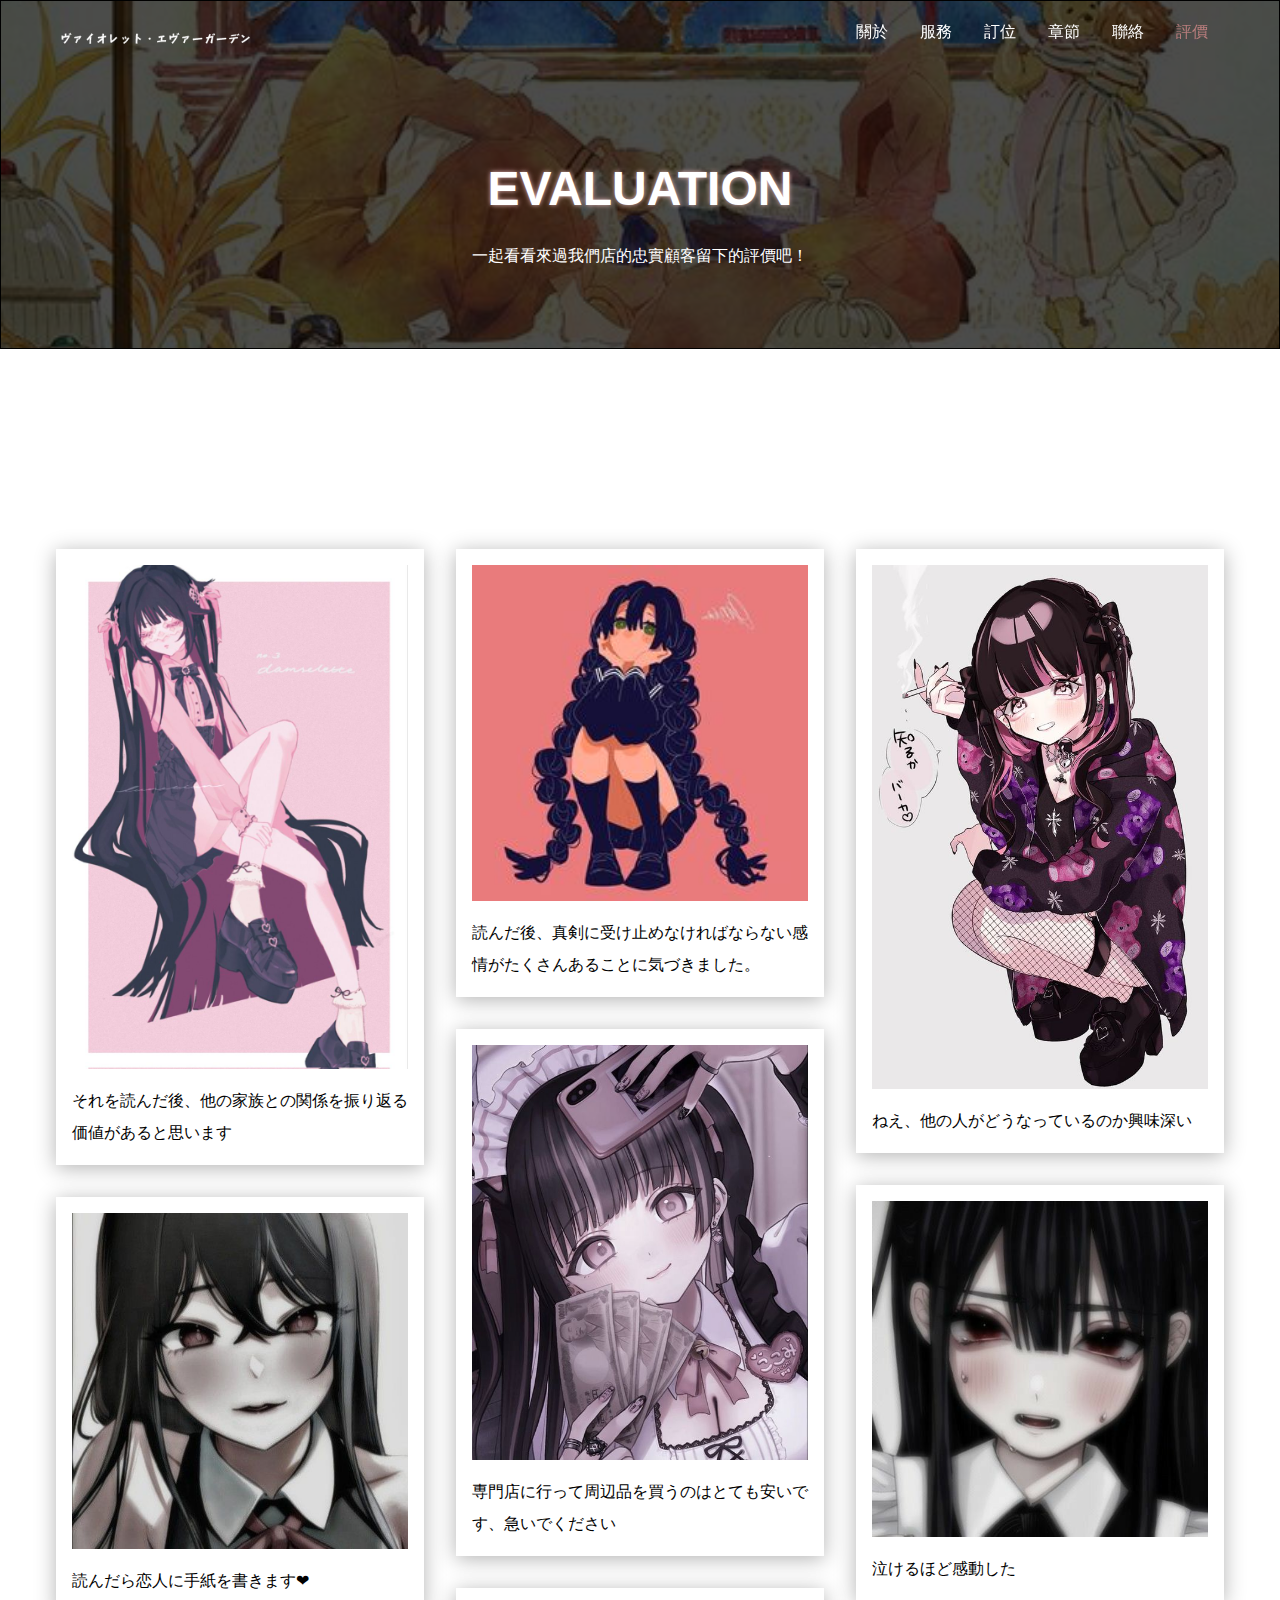
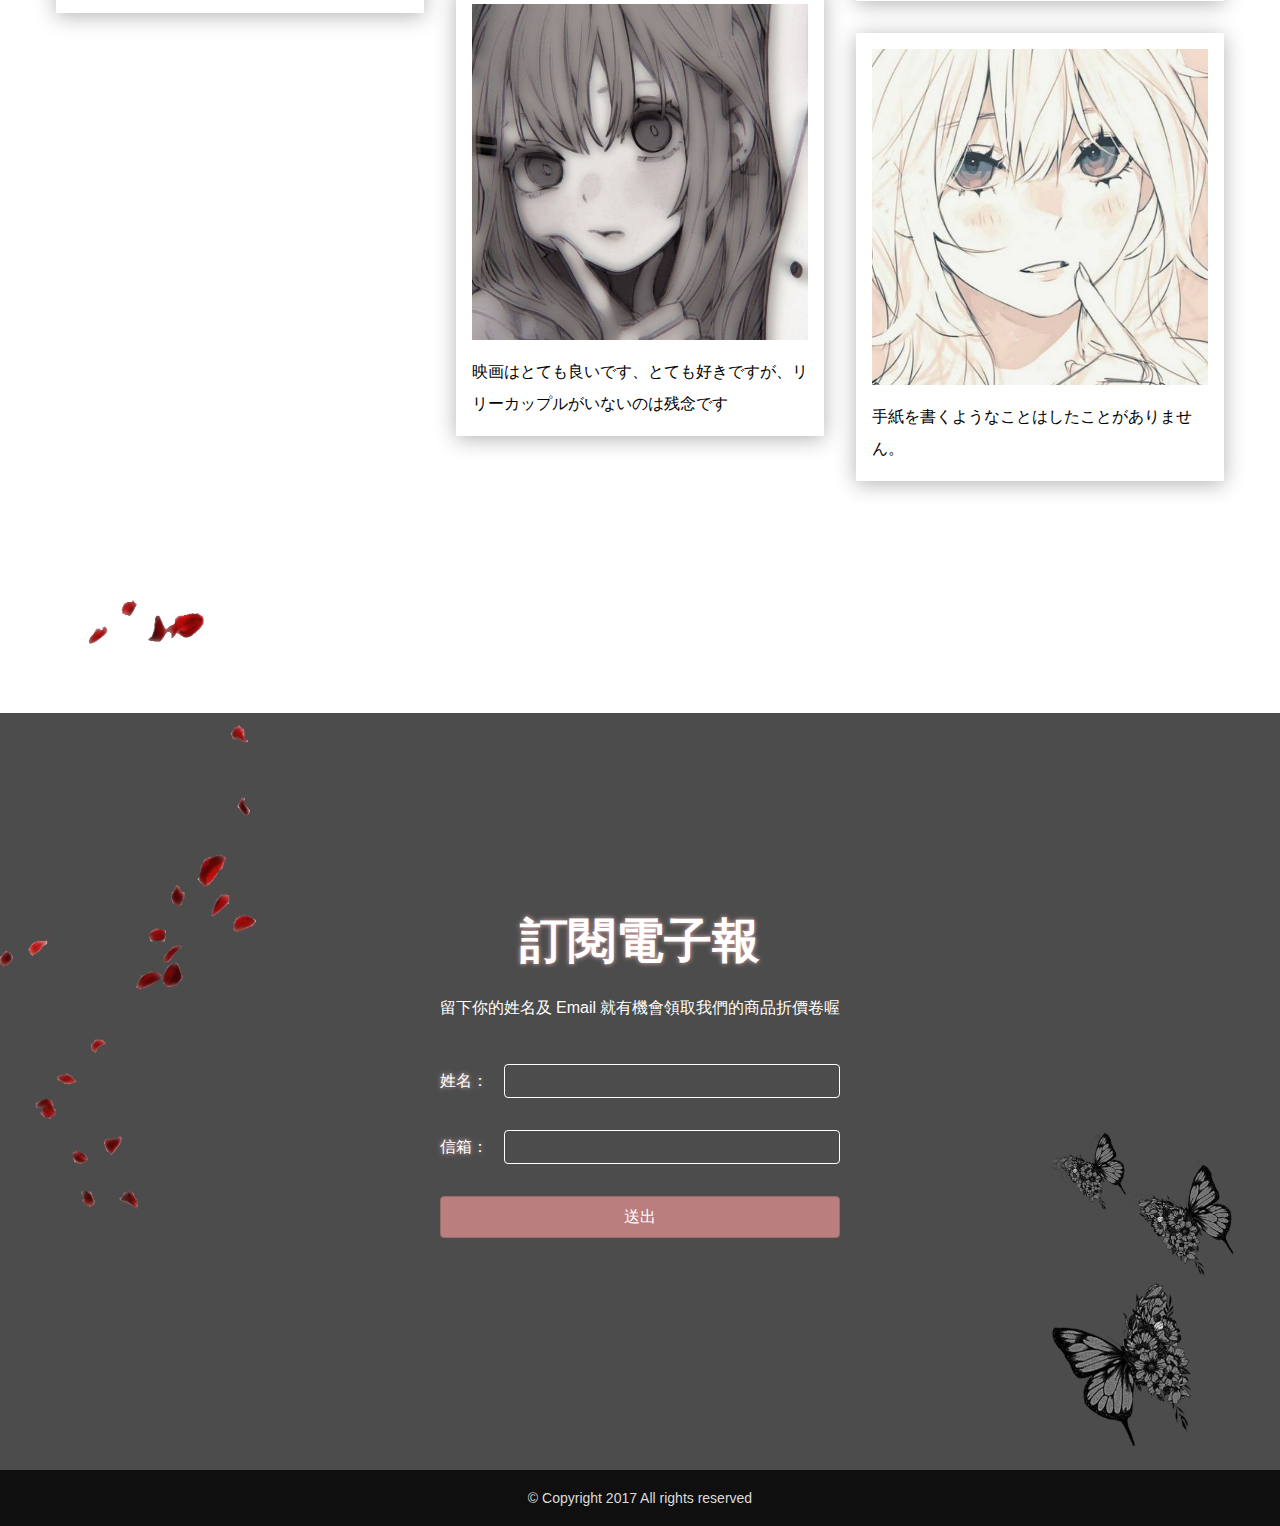
<file: evaluation.html>
<!DOCTYPE html>
<html lang="zh-Hent-TW">
<head>
	<meta charset="UTF-8">
	<meta name="viewport" content="width=device-width, initial-scale=1.0">
	<title>《紫羅蘭永恆花園》</title>
	<!-- Normalize -->
	<link rel="stylesheet" href="assets/css/normalize.css">
	<!-- Vendor -->
	<link rel="stylesheet" href="assets/vendor/owlcarousel2/assets/owl.carousel.min.css">
	<link rel="stylesheet" href="assets/vendor/fancybox3/jquery.fancybox.css">
	<!-- <link rel="stylesheet" href="assets/vendor/owlcarousel2/assets/owl.theme.default.min.css"> -->
	<!-- Custom -->
	<link rel="stylesheet" href="assets/css/style.css">
</head>
<body>
	<div class="wrapper">

		<!-- Start header -->
		<header class="header">
			<div class="navbar">
				<div class="container">
					<a href="#!" class="brand">
						<h1>rimoo café</h1>
					</a>
					<ul class="nav js-onePageNav">
						<li class="nav-item">
							<a href="index.html#about" class="nav-link">關於</a>
						</li>
						<li class="nav-item">
							<a href="index.html#service" class="nav-link">服務</a>
						</li>
						<li class="nav-item">
							<a href="index.html#reservation" class="nav-link">訂位</a>
						</li>
						<li class="nav-item">
							<a href="index.html#menu" class="nav-link">章節</a>
						</li>
						<li class="nav-item">
							<a href="index.html#contact" class="nav-link">聯絡</a>
						</li>
						<li class="nav-item active">
							<a href="evaluation.html" class="nav-link">評價</a>
						</li>
						<!-- <a href="#!" class="close-btn">
							<span></span>
							<span></span>
						</a> -->
					</ul>
					<a href="#!" class="menu-toggle">
						<span></span>
						<span></span>
						<span></span>
					</a>
				</div>
			</div>
		</header>
		<!-- End header -->

		<!-- Start main -->
		<section class="main">
			
			<!-- Start page title -->
			<div class="page-title">
				<div class="mask-dark"></div>
				<div class="section-intro js-fadeInUp">
					<h2 class="title">EVALUATION</h2>
					<p class="para">一起看看來過我們店的忠實顧客留下的評價吧！</p>
				</div>
			</div>
			<!-- End page title -->

			<!-- Start evaluation -->
			<div class="hero">
				<div class="container">
					<div class="masonry-row">
						<div class="masonry-col">
							<div class="eval-card">
								<img class="image" src="assets/images/evaluation/002.jpg" alt="">
								<p class="para">それを読んだ後、他の家族との関係を振り返る価値があると思います</p>
							</div>
						</div>
						<div class="masonry-col">
							<div class="eval-card">
								<img class="image" src="assets/images/evaluation/001.jpg" alt="">
								<p class="para">読んだ後、真剣に受け止めなければならない感情がたくさんあることに気づきました。</p>
							</div>
						</div>
						<div class="masonry-col">
							<div class="eval-card">
								<img class="image" src="assets/images/evaluation/003.jpg" alt="">
								<p class="para">ねえ、他の人がどうなっているのか興味深い</p>
							</div>
						</div>
						<div class="masonry-col">
							<div class="eval-card">
								<img class="image" src="assets/images/evaluation/004.jpg" alt="">
								<p class="para">専門店に行って周辺品を買うのはとても安いです、急いでください</p>
							</div>
						</div>
						<div class="masonry-col">
							<div class="eval-card">
								<img class="image" src="assets/images/evaluation/005.jpg" alt="">
								<p class="para">泣けるほど感動した</p>
							</div>
						</div>
						<div class="masonry-col">
							<div class="eval-card">
								<img class="image" src="assets/images/evaluation/006.jpg" alt="">
								<p class="para">読んだら恋人に手紙を書きます❤</p>
							</div>
						</div>
						<div class="masonry-col">
							<div class="eval-card">
								<img class="image" src="assets/images/evaluation/007.jpg" alt="">
								<p class="para">映画はとても良いです、とても好きですが、リリーカップルがいないのは残念です</p>
							</div>
						</div>
						<div class="masonry-col">
							<div class="eval-card">
								<img class="image" src="assets/images/evaluation/008.jpg" alt="">
								<p class="para">手紙を書くようなことはしたことがありません。</p>
							</div>
						</div>
					</div>
				</div>
			</div>
			<!-- End evaluation -->
			
		</section>
		<!-- End main -->

		<!-- Start footer -->
		<footer class="footer">
			<div class="mask-dark"></div>
			<div class="hero">
				<img src="assets/images/parallax/006.png" alt="" class="rellax parallax-6" data-rellax-speed="-2">
				<img src="assets/images/parallax/007.png" alt="" class="rellax parallax-7" data-rellax-speed="-2">
				<div class="container">
					<!-- <a href="#!" class="brand"></a>
					<ul class="nav">
						<li class="nav-item">
							<a href="" class="nav-link">關於</a>
						</li>
						<li class="nav-item">
							<a href="" class="nav-link">服務</a>
						</li>
						<li class="nav-item">
							<a href="" class="nav-link">訂位</a>
						</li>
						<li class="nav-item">
							<a href="" class="nav-link">菜單</a>
						</li>
						<li class="nav-item">
							<a href="" class="nav-link">聯絡</a>
						</li>
					</ul> -->
					<div class="section-intro js-fadeInUp">
						<h2 class="title">訂閱電子報</h2>
						<p class="para">留下你的姓名及 Email 就有機會領取我們的商品折價卷喔</p>
					</div>

					<form class="form js-fadeInUp" action="http://www.newsleopard.com/mailverify.htm?x=0000000065862abb01658ae5d37d35b1" target="popupwindow" method="post" onsubmit="window.open('', 'popupwindow', 'yesscrollbars=,width=350,height=115');return true">
						<div class="form__item">
							<label class="form__label" for="name">姓名：</label>
							<input id="name" class="form__input" type="text" name="name">
						</div>
						<div class="form__item">
							<label class="form__label" for="mail">信箱：</label>
							<input id="mail" class="form__input" type="email" name="email">
						</div>
						<div class="form__item">
							<input class="form__submit btn btn-primary btn-lg" type="submit" value="送出">
						</div>
					</form>

				</div>
			</div>
			<div class="copyright">
				<p>© Copyright 2017 All rights reserved</p>
			</div>
		</footer>
		<!-- End footer -->

	</div>
</body>
<!-- JS -->
<!-- lib -->
<script src="assets/vendor/jquery/jquery-3.3.1.min.js"></script>
<!-- vendor -->
<script src="assets/vendor/masonry/masonry.pkgd.min.js"></script>
<!-- custom -->
<script>
	// 導覽列的變化
	// x = $('.navbar').height();
	// console.log(x);
	// 抓取視窗偵測滾動事件
	$(window).scroll(function(){
		scrolledPx = $(this).scrollTop(); //抓取滾動距離
		if(scrolledPx >= 80){ //條件判斷 "如果滾動距離大於200px"
			$('.navbar').addClass('active'); //加上 active class
		}else{
			$('.navbar').removeClass('active'); //移除 active class
		}
	})

	// 彈跳選單 or 下拉選單
	$('.menu-toggle').on('click', function(){
		$(this).toggleClass('active');
		$('.navbar .nav').toggleClass('active');
	})
	$('.nav-link').on('click', function(){
		$('.menu-toggle').removeClass('active');
		$('.navbar .nav').removeClass('active');
	})

	// Masonry
	$('.masonry-row').masonry({
		itemSelector: '.masonry-col'
	});

</script>

</html>
</file>
<file: assets/css/style.css>
/**
 * Page name
 * Copyright 2017
 * Author
 * Licensed 
 */
/*------------------------------------*\
    Content
\*------------------------------------*/
/**
 * Content............You're reading it!
 * Globel...............Set common style
 * Layout...........Set grid
 * Components...........Set components styles
 */
 
 
/*------------------------------------*\
    Globel
\*------------------------------------*/
*{
	box-sizing: border-box;
	position: relative;
}
html,body{
	font-family: '微軟正黑體', arial;
}
h1,h2,h3,h4,h5,h6,p{
	padding: 0;
	margin: 0;
}
ul{
	list-style: none;
	margin: 0;
	padding: 0;
}
a{
	text-decoration: none;
	color: #e3c7c7;
	outline: none;
}

/*------------------------------------*\
    Layout
\*------------------------------------*/
.container{
	max-width: 1200px;
	margin: 0 auto;
	/*border: 1px solid #ccc;*/
	height: 100%;
	padding-right: 16px;
	padding-left: 16px;
}
.row{
	margin-left: -16px;
	margin-right: -16px;
}
.row:after{
	content: '';
	display: block;
	clear: both;
}
.col-lg-6,.col-lg-4,.col-lg-3,
.col-md-6,.col-md-12,
.col-sm-12{
	float: left;
	/*border: 1px solid red;*/
	padding-left: 16px;
	padding-right: 16px;
}
.col-lg-6{
	width: 50%;
}
.col-lg-4{
	width: 33.3333333%;
}
.col-lg-3{
	width: 25%;
}
@media (max-width: 768px){
	.col-md-6{
		width: 50%;
	}
	.col-md-12{
		width: 100%;
	}
}
@media (max-width: 576px){
	.col-sm-12{
		width: 100%;
	}
}
/*------------------------------------*\
    Components
\*------------------------------------*/

/* btn */
.btn{
	display: inline-block;
	font-size: 16px;
	line-height: 24px;
	padding: 4px 16px;
	border: 1px solid #fff;
	color: #fff;
	border-radius: 4px;
	transition: all 0.3s;
	cursor: pointer;
	outline: none;
}
/* 大小設定 */
.btn.btn-lg{
	padding: 8px 32px;
}
/* 主要按鈕 */
.btn.btn-primary{
	background-color: #bb7e7e;
	border: 1px solid #996c6c;
	color: #fefefe;
}
.btn.btn-primary:hover{
	background-color: #996c6c;
	border: 1px solid #996c6c;
}
/* 次要按鈕 */
.btn.btn-secondary{
	border: 1px solid #bb7e7e;
	color: #cfbcbc;
}
.btn.btn-secondary:hover{
	background-color: #bb7e7e;
	color: #fefefe;
}
.btn-group-center{
	text-align: center;
}
.btn-group-center .btn{
	margin-left: 12px;
	margin-right: 12px;
}
.btn-group-right{
	text-align: right;
}
.btn-group-right .btn{
	margin-left: 24px;
}
@media (max-width: 576px){
	.btn-group-center{
		display: flex;
		flex-direction: column;
		width: 240px;
		margin: 0 auto;
	}
	.btn-group-center .btn{
		margin-bottom: 24px;
	}
	.btn-group-center .btn:last-child{
		margin-bottom: 0;
	}
}

/* image-container */
.image-container{
	width: 100%;
}
.image-container:before{
	content: '';
	display: block;
	width: 100%;
	padding-top: 75%;
}
.image-container .image{
	position: absolute;
	top: 0;
	left: 0;
	width: 100%;
	height: 100%;
	background-position: center;
	background-size: cover;
	background-repeat: no-repeat;
}

/* navbar */
.navbar{
	height: 100px;
	/*background-color: rgba(0,0,0,0.8);*/
	/* border-bottom: 1px solid #666; */
	position: fixed;
	top: 0;
	left: 0;
	z-index: 500;
	width: 100%;
	transition: all 0.3s;
}
.navbar.active{
	height: 64px;
	border-bottom: 0px;
	background-color: rgba(0,0,0,0.8);
}
.navbar .brand{
	display: inline-block;
	width: 200px;
	height: 80px;
	background-image: url('../images/common/logo.png');
	background-size: contain;
	background-position: center;
	background-repeat: no-repeat;

	text-indent: 100%;
	white-space: nowrap;
	overflow: hidden;
	transition: all 0.3s;
}
.navbar.active .brand{
	width: 160px;
	height: 64px;
}
.navbar .nav{
	float: right;
}
.navbar .nav .nav-item{
	float: left;
}
.navbar .nav .nav-link{
	color: #fefefe;
	display: block;
	line-height: 24px;
	padding: 20px 16px;
	transition: all 0.3s;
}
.navbar .nav .nav-link:hover,
.navbar .nav .nav-item.active .nav-link{
	color: #bb7e7e;
}
@media (max-width: 768px){
	.navbar .nav{
		position: fixed;
		top: 0;
		left: 0;
		width: 100%;
		height: 100%;
		background-color: #000;
		z-index: 500;

		display: flex;
		justify-content: center;
		flex-direction: column;
		
		opacity: 0;
		visibility: hidden;
		transition: all 0.3s;
	}
	.navbar .nav.active{
		opacity: 1;
		visibility: visible;
	}
	.navbar .nav .nav-item{
		float: none;
	}
	.navbar .nav .nav-item .nav-link{
		width: 100%;
		padding: 12px 16px;
		text-align: center;
	}
}

/* menu-toggle */
.menu-toggle{
	width: 48px;
	height: 48px;
	float: right;
	margin-top: 8px;
	padding: 12px 8px;
	display: none;
	z-index: 600;
}
@media (max-width: 768px){
	.menu-toggle{
		display: block;
	}
}
.menu-toggle span{
	width: 32px;
	height: 2px;
	display: block;
	background-color: #d5a26f;
	/*margin-bottom: 8px;*/
	position: absolute;
	left: 50%;
	transform: translate(-50%,0);
	transition: all 0.3s;
}
.menu-toggle span:nth-child(1){
	top: 12px;
}
.menu-toggle.active span:nth-child(1){
	top: 50%;
	transform: translate(-50%,-50%) rotate(45deg);
}
.menu-toggle span:nth-child(2){
	top: 22px;
}
.menu-toggle.active span:nth-child(2){
	opacity: 0;
}
.menu-toggle span:nth-child(3){
	top: 32px;
}
.menu-toggle.active span:nth-child(3){
	top: 50%;
	transform: translate(-50%,-50%) rotate(-45deg);
}


/* close-btn */
.close-btn{
	width: 48px;
	height: 48px;
	position: absolute;
	right: 16px;
	top: 8px;
	display: none;
}
@media (max-width: 768px){
	.close-btn{
		display: block;
	}
}
.close-btn span{
	width: 40px;
	height: 2px;
	background-color: #d5a26f;
	display: block;
	position: absolute;
	top: 50%;
	left: 50%;
	transform: translate(-50%,-50%);
}
.close-btn span:nth-child(1){
	transform: translate(-50%,-50%) rotate(45deg);
}
.close-btn span:nth-child(2){
	transform: translate(-50%,-50%) rotate(-45deg);
}

/* hero */
.hero{
	padding-top: 200px;
	padding-bottom: 200px;
}
@media (max-width: 768px){
	.hero{
		padding-top: 80px;
		padding-bottom: 80px;
	}
}
.hero.hero-bg-white{
	background-color: #6e3636;
}
.hero.hero-bg-grey{
	background-color: #783838;
}

/* jumbotron */
.jumbotron{
	border: 1px solid #000;
	padding-top: 184px;
	padding-bottom: 120px;
	/*background-image: url('../images/bg/bg001.jpg');*/
	background-position: center;
	background-size: cover;
	background-attachment: fixed;
}
.jumbotron .mask-dark{
	background-color: rgba(0,0,0,0.2);
}
.jumbotron .logo-image{
	width: 320px;
	height: 320px;
	background-image: url('../images/common/logo-.png');
	background-position: center;
	background-size: contain;
	background-repeat: no-repeat;
	margin: 0 auto;
}
@media (max-width: 768px){
	.jumbotron{
		padding-top: 144px;
		padding-bottom: 80px;
	}
	.jumbotron .logo-image{
		width: 200px;
		height: 200px;
	}
}

/* mask */
.mask-dark{
	position: absolute;
	width: 100%;
	height: 100%;
	left: 0;
	top: 0;
	background-color: rgba(0,0,0,0.7);
}

/* about-preview */
@media (max-width: 768px){
	.about-preview{
		margin-bottom: 48px;
	}
}
.about-preview .title{
	font-size: 32px;
	color: #ffff;
	margin-bottom: 24px;
	margin-top: 80px;
	text-shadow: 0px 0px 5px rgb(225 180 180);
}
@media (max-width: 992px){
	.about-preview .title{
		margin-top: 0;
	}
}
.about-preview .para{
	font-size: 16px;
	line-height: 32px;
	color: #e5d5d5;
	margin-bottom: 24px;
}

/* section-intro */
.section-intro{
	text-align: center;
	margin-bottom: 40px;
}
.section-intro .title{
	font-size: 48px;
	color:  #e3a3a3;
	margin-bottom: 24px;
	text-shadow: 0px 0px 5px rgb(225 180 180);
}
.section-intro .para{
	font-size: 16px;
	line-height: 32px;
	color: #e5d5d5;
}
@media (max-width: 768px){
	.section-intro .title{
		font-size: 32px;
	}
}

/* service-item */
@media (max-width: 768px){
	.service-item{
		margin-bottom: 48px;
	}
	.service-group [class^="col-"]:last-child .service-item{
		margin-bottom: 0;
	}
}
.service-item .preview{
	padding-top: 16px;
}
.service-item .title{
	font-size: 24px;
	color: #ff9f9f;
	margin-bottom: 8px;

	white-space: nowrap;
	overflow: hidden;
	text-overflow: ellipsis;
}
.service-item .subtitle{
	font-size: 14px;
	color: #d9aaaa;
	margin-bottom: 16px;
}
.service-item .para{
	color: #d7c7c7;
	font-size: 16px;
	line-height: 24px;
	margin-bottom: 24px;

	/*border: 1px solid #000;*/
	height: 72px;
	overflow: hidden;
}

/* reservation */
.reservation{
	background-image: url('../images/bg/bg002.jpg');
	background-position: center;
	background-size: cover;
	background-attachment: fixed;
}
.reservation .section-intro .title,
.reservation .section-intro .para{
	color: #fefefe;
}

/* menu-list */
.menu-list{
	margin-bottom: 64px;
}
.menu-list:last-child{
	margin-bottom: 0;
}
.menu-list .title-bar{
	/*border: 1px solid #000;*/
	margin-bottom: 24px;
}
.menu-list .title-bar:after{
	content: '';
	display: block;
	clear: both;
}
.menu-list .title-bar .title{
	font-size: 24px;
	line-height: 40px;
	color: #df9e9e;
	float: left;
	padding-left: 16px;
}
.menu-list .title-bar .title:before{
	content: '';
	display: inline-block;
	width: 4px;
	height: 24px;
	background-color: #bb7e7e;
	
	position: absolute;
	left: 0;
	top: 50%;
	transform: translate(0,-50%);
}
.menu-list .title-bar .btn{
	padding-top: 8px;
	padding-bottom: 8px;
	float: right;
}
.menu-list .list-item .image-container{
	margin-bottom: 16px;
}
.menu-list .list-item .image-container:before{
	padding-top: 100%;
}
.menu-list .list-item .title{
	font-size: 18px;
	color: #ad5f5f;
	line-height: 24px;
	margin-bottom: 8px;
}
.menu-list .list-item .subtitle{
	font-size: 14px;
	color: #bb7e7e;
}
@media (max-width: 768px){
	.menu-list .list-item{
		/*margin-bottom: 48px;*/
	}
}

/* owl-carousel */
.owl-theme .owl-dots{
	display: flex;
	justify-content: center;
	margin-top: 24px;
}
@media (max-width: 768px){
	.owl-theme .owl-dots{
		margin-bottom: 24px;
	}
}
.owl-theme button.owl-dot{
	display: inline-block;
	vertical-align: top;
	width: 15px;
	height: 15px;
	border-radius: 50%;
	background-color: #ccc;
	outline: none;
	margin: 0 4px;
}
.owl-theme button.owl-dot.active{
	background-color: #bb7e7e;
}
.owl-theme .owl-nav{
	position: absolute;
	top: calc((100% - 106px) / 2);
	width: 100%;
}
.owl-theme .owl-nav button.owl-prev,
.owl-theme .owl-nav button.owl-next{
	width: 40px;
	height: 40px;
	border-radius: 50%;
	background-color:  #df9e9e;
	outline: none;
	color: #fff;
	box-shadow: 0 3px 5px rgba(0,0,0,0.5);
	position: absolute;
	transform: translate(0,-50%);
	top: 0;
	opacity: 0.5;
	transition: all 0.3s;
}
.owl-theme:hover .owl-nav button.owl-prev,
.owl-theme:hover .owl-nav button.owl-next{
	opacity: 1;
}
@media (max-width: 768px){
	.owl-theme .owl-nav button.owl-prev,
	.owl-theme .owl-nav button.owl-next{
		opacity: 1;
	}
}
.owl-theme .owl-nav button.owl-prev{
	left: -16px;
}
.owl-theme .owl-nav button.owl-next{
	right: -16px;
}



/* contact */
.contact-info{
	padding-top: 40px;
}
.contact-info .info-item{
	margin-bottom: 24px;
}
.contact-info .info-item .title{
	color:  #df9e9e;
	margin-bottom: 16px;
}
.contact-info .info-item .title span{
	display: inline-block;
	border-bottom: 2px solid  #df9e9e;
	line-height: 36px;
	text-shadow: 0px 0px 5px rgb(225 180 180);
}
.contact-info .info-item .info{
	line-height: 32px;
}
.map-container{
	width: 100%;
	padding-top: 75%;
}
.map-container iframe{
	position: absolute;
	top: 0;
	left: 0;
}

/* footer */
.footer{
	background-image: url('../images/bg/bg003.jpg');
	background-position: center;
	background-size: cover;
	background-attachment: fixed;
}
.footer .brand{
	width: 240px;
	height: 240px;
	display: block;
	margin: 0 auto;
	background-image: url('../images/common/logo-w.png');
	background-position: center;
	background-size: contain;
}
@media (max-width: 768px){
	.footer .brand{
		width: 200px;
		height: 200px;
	}
}
.footer .nav{
	display: flex;
	justify-content: center;
}
.footer .nav .nav-link{
	display: block;
	color: #fefefe;
	padding: 24px;
	line-height: 24px;
	transition: all 0.3s;
}
@media (max-width: 768px){
	.footer .nav .nav-link{
		padding: 24px 8px;
	}
}
.footer .nav .nav-link:hover{
	color: #d5a26f;
}
.footer .copyright{
	background-color: rgba(0,0,0,0.8);
	color: #ddd;
	text-align: center;
	line-height: 24px;
	padding: 16px 0;
	font-size: 14px;
}
.footer .section-intro .title,
.footer .section-intro .para{
	color: #fff;
}

/* form */
.form{
	max-width: 400px;
	margin: 0 auto;
}
.form__item{
	display: flex;
	margin-bottom: 32px;
	align-items: center;
}
.form__label{
	color: #fff;
	margin-right: 16px;
	text-shadow: 0px 0px 5px rgb(225 180 180);
}
.form__input{
	display: inline-block;
	flex: 1;
	border: 1px solid #fff;
	line-height: 32px;
	background-color: transparent;
	color: #fff;
	border-radius: 4px;
	padding: 0 8px;
	outline: none;
}
.form__input:focus{
	border: 1px solid #d5a26f;
}
.form__submit{
	flex: 1;
}

/* hidden */
.desktop-hidden{
	display: none;
}
@media (max-width: 768px){
	.desktop-hidden{
		display: block;
	}
	.mobile-hidden{
		display: none;
	}
}

/* parallax */
.rellax{
	position: absolute;
}
@media (max-width: 1024px){
	.rellax{
		display: none;
	}
}
.parallax-1{
	width: 30%;
	right: 0;
	top: -20%;
}
.parallax-2{
	width: 20%;
	left: 0;
	top: -20%;
}
.parallax-3{
	width: 25%;
	right: 0;
	top: -25%;
}
.parallax-4{
	width: 30%;
	left: 0;
	top: 0%;
}
.parallax-5{
	width: 22%;
	right: 0;
	top: -15%;
}
.parallax-6{
	width: 30%;
	left: -10%;
	top: -15%;
}
.parallax-7{
	width: 25%;
	right: 0%;
	bottom: 0%;
}

/* evaluation page */

/* page title */
.page-title{
	padding-top: 160px;
	padding-bottom: 76px;
	border: 1px solid #000;
	background-image: url('../images/bg/bg001.jpg');
	background-size: cover;
	background-position: center;
	background-repeat: no-repeat;
}
.page-title .section-intro{
	margin-bottom: 0;
}
.page-title .section-intro .title,
.page-title .section-intro .para{
	color: #fff;
}

/* eval card */
.eval-card{
	padding: 16px;
	box-shadow: 0 3px 20px rgba(0,0,0,0.3);
	margin-bottom: 32px;
}
.eval-card .image{
	display: block;
	width: 100%;
	margin-bottom: 16px;
}
.eval-card .para{
	line-height: 32px;
	font-size: 16px;
}

.masonry-row{
	margin-left: -16px;
	margin-right: -16px;
}
.masonry-col{
	padding-left: 16px;
	padding-right: 16px;
	width: 33.333333%;
}
@media (max-width: 768px){
	.masonry-col{
		width: 50%;
	}
}
@media (max-width: 576px){
	.masonry-col{
		width: 100%;
	}
}
</file>
